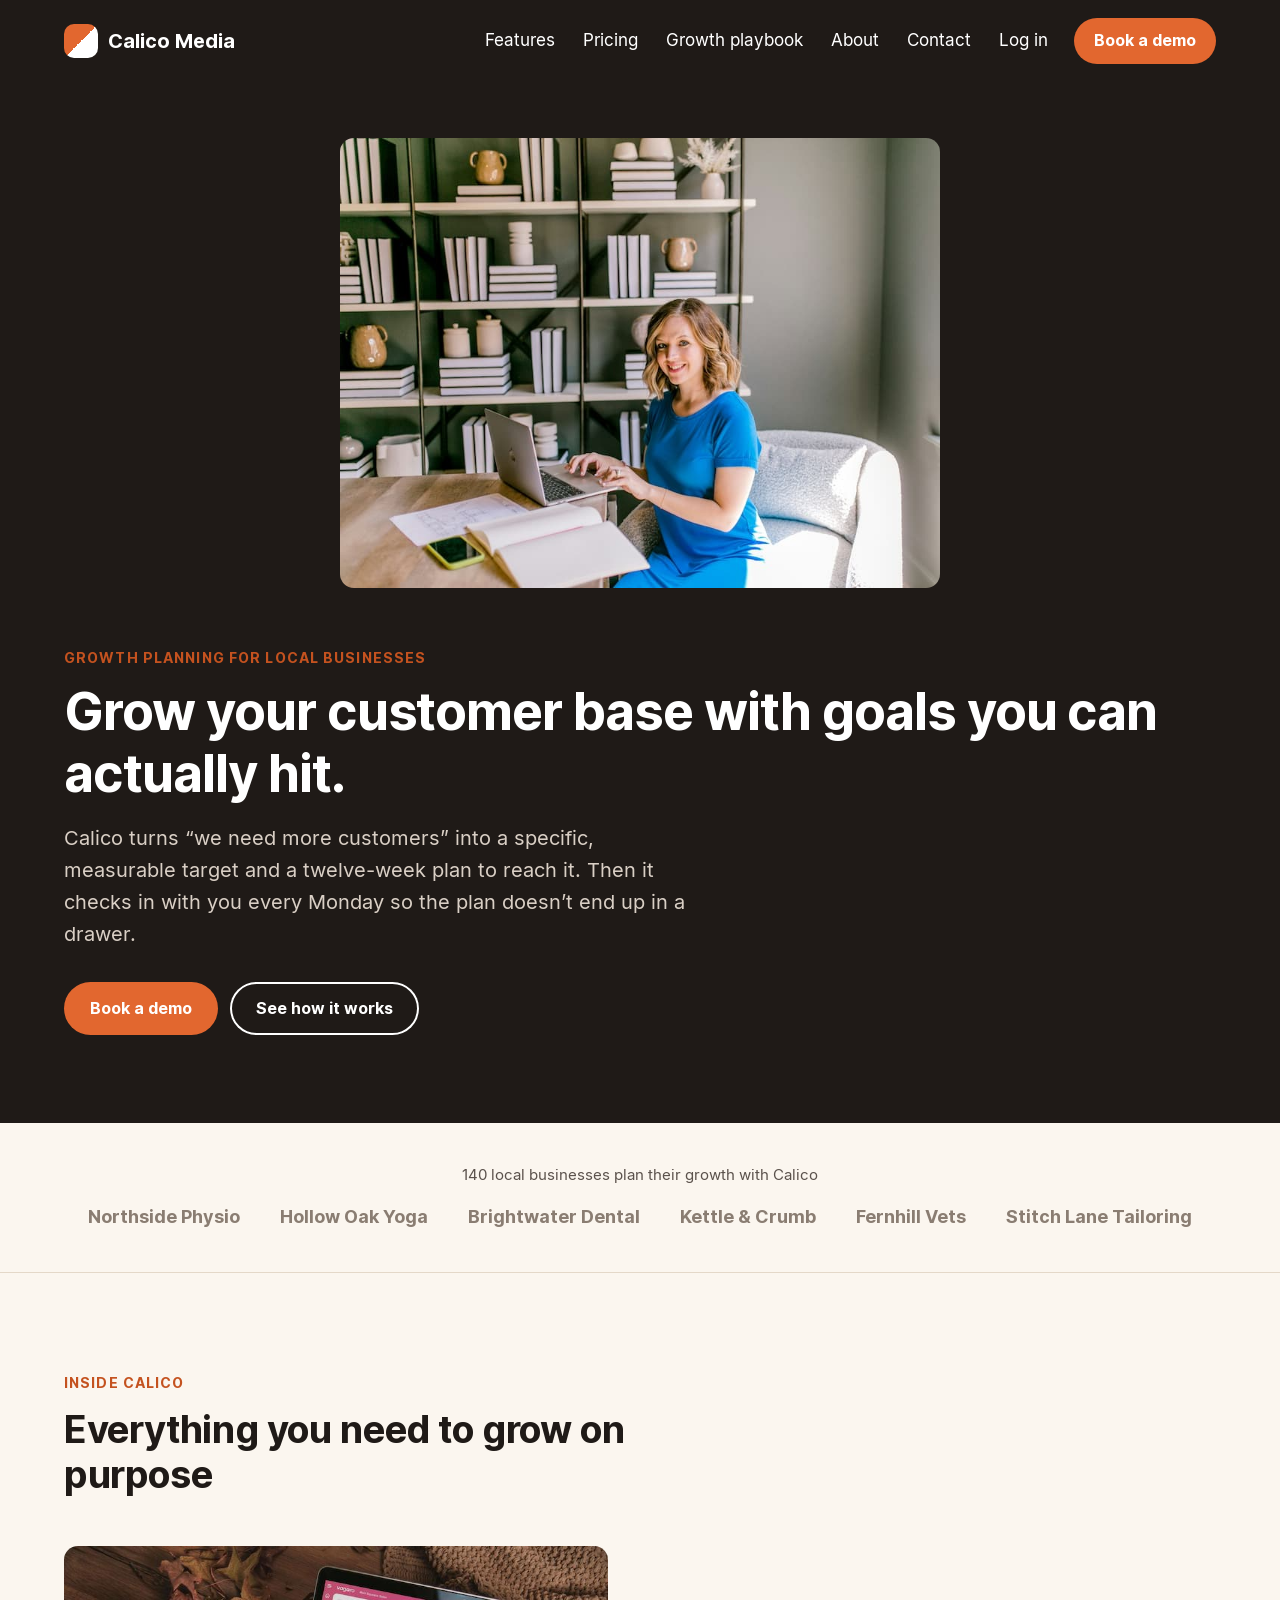
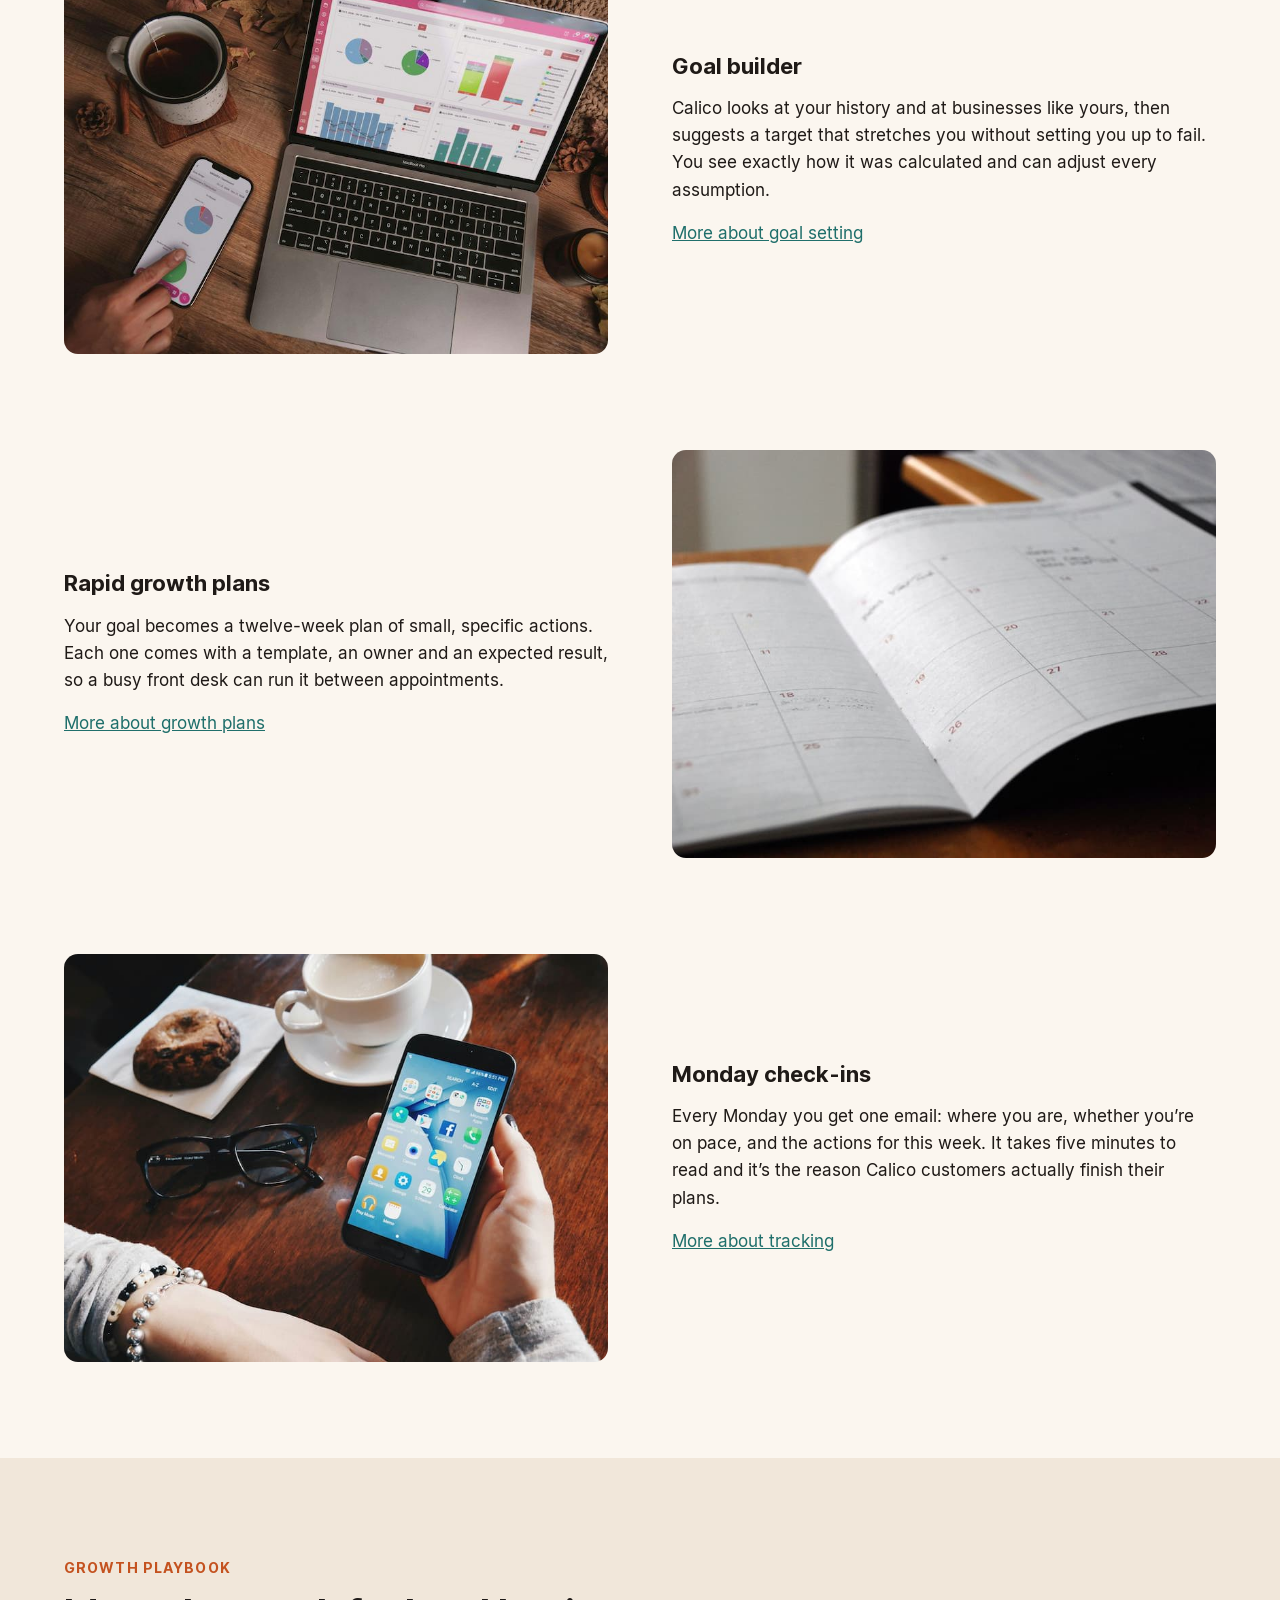
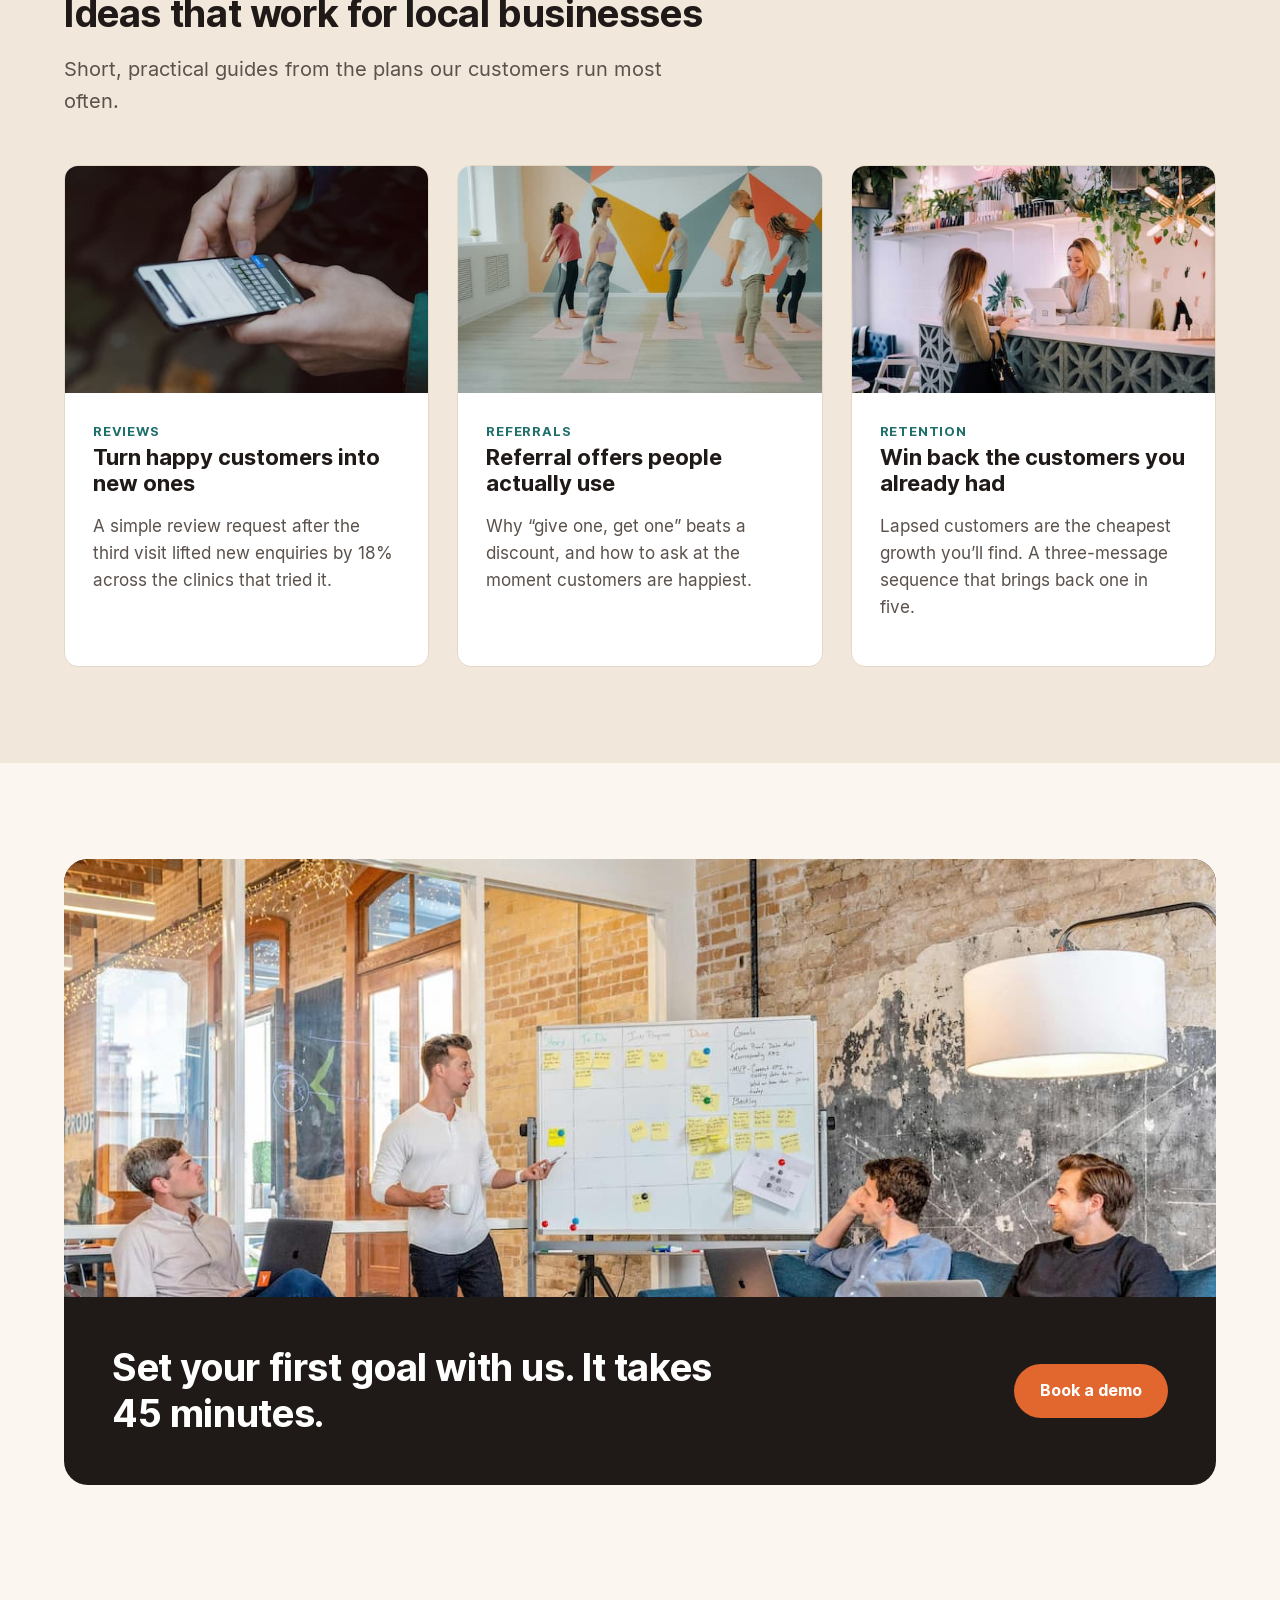
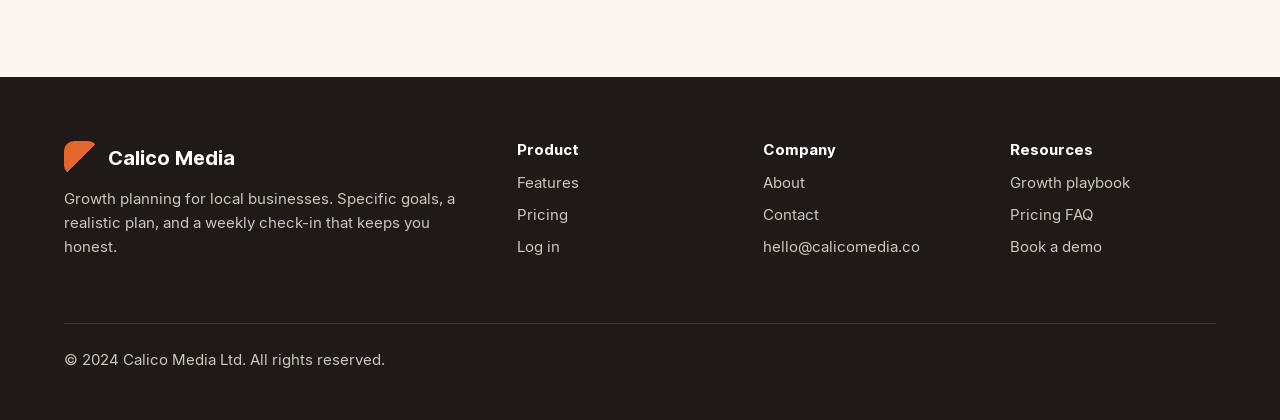
<file: public/index.html>
<!DOCTYPE html>
<html lang="en">
<head>
  <meta charset="utf-8">
  <meta name="viewport" content="width=device-width, initial-scale=1">
  <title>Calico Media | Growth planning for local businesses</title>
  <meta name="description" content="Calico helps local businesses grow their customer base with specific, measurable, realistic goals and a rapid growth plan you can run every week.">
  
  <link rel="stylesheet" href="css/styles.css">
</head>
<body>
  <header class="site-header site-header--home">
    <div class="container">
      <a class="logo" href="index.html"><span class="logo-mark"></span>Calico Media</a>
      <nav aria-label="Main">
        <ul class="nav-links">
          <li><a href="features.html">Features</a></li>
          <li><a href="pricing.html">Pricing</a></li>
          <li><a href="#playbook">Growth playbook</a></li>
          <li><a href="about.html">About</a></li>
          <li><a href="contact.html">Contact</a></li>
          <li><a href="https://app.calicomedia.co/login">Log in</a></li>
          <li><a class="btn" href="contact.html">Book a demo</a></li>
        </ul>
      </nav>
    </div>
  </header>

  <main>
    <section class="hero">
      <div class="container hero-inner">
        <div class="hero-text">
          <span class="eyebrow">Growth planning for local businesses</span>
          <h1>Grow your customer base with goals you can actually hit.</h1>
          <p class="lead">Calico turns &ldquo;we need more customers&rdquo; into a specific, measurable target and a twelve-week plan to reach it. Then it checks in with you every Monday so the plan doesn&rsquo;t end up in a drawer.</p>
          <div class="hero-actions">
            <a class="btn" href="contact.html">Book a demo</a>
            <a class="btn btn--ghost" href="features.html">See how it works</a>
          </div>
        </div>
        <div class="hero-media">
          <img class="hero-image" 
                  src="images/hero-weekly-plan-768.jpg"
                  srcset="
                  images/hero-weekly-plan-480.jpg 480w,
                  images/hero-weekly-plan-768.jpg 768w,
                  images/hero-weekly-plan-1200.jpg 1200w
                  "
                  sizes="
                  (max-width: 480px) 100vw,
                  (max-width: 768px) 100vw,
                  600px"
          alt="A business owner at her desk with a laptop and an open planner">
        </div>
      </div>
    </section>

    <section class="trust">
      <div class="container">
        <p>140 local businesses plan their growth with Calico</p>
        <ul class="trust-list">
          <li>Northside Physio</li>
          <li>Hollow Oak Yoga</li>
          <li>Brightwater Dental</li>
          <li>Kettle &amp; Crumb</li>
          <li>Fernhill Vets</li>
          <li>Stitch Lane Tailoring</li>
        </ul>
      </div>
    </section>

    <section class="section">
      <div class="container">
        <div class="section-intro">
          <span class="eyebrow">Inside Calico</span>
          <h2>Everything you need to grow on purpose</h2>
        </div>

        <div class="feature-row">
          <div class="feature-media">
            <img  src="images/feature-goal-builder-768.jpg"
                  srcset="
                  images/feature-goal-builder-480.jpg 480w,
                  images/feature-goal-builder-768.jpg 768w,
                  images/feature-goal-builder-1200.jpg 1200w
                  "
                  sizes="
                  (max-width: 480px) 100vw,
                  (max-width: 768px) 100vw,
                  600px
                  " alt="Growth charts on a laptop and phone beside a cup of tea"
                  loading="lazy">
          </div>
          <div>
            <h3>Goal builder</h3>
            <p>Calico looks at your history and at businesses like yours, then suggests a target that stretches you without setting you up to fail. You see exactly how it was calculated and can adjust every assumption.</p>
            <a href="features.html">More about goal setting</a>
          </div>
        </div>

        <div class="feature-row feature-row--reverse">
          <div class="feature-media">
            <img  src="images/feature-growth-plan-768.jpg"
                  srcset="
                  images/feature-growth-plan-480.jpg 480w,
                  images/feature-growth-plan-768.jpg 768w,
                  images/feature-growth-plan-1200.jpg 1200w
                  "
                  sizes="
                  (max-width: 480px) 100vw,
                  (max-width: 768px) 100vw,
                  600px"
                  alt="An open planner showing the weeks ahead"
                  loading="lazy">
          </div>
          <div>
            <h3>Rapid growth plans</h3>
            <p>Your goal becomes a twelve-week plan of small, specific actions. Each one comes with a template, an owner and an expected result, so a busy front desk can run it between appointments.</p>
            <a href="features.html">More about growth plans</a>
          </div>
        </div>

        <div class="feature-row">
          <div class="feature-media">
            <img src="images/feature-monday-checkin-768.jpg"
                  srcset="
                  images/feature-monday-checkin-480.jpg 480w,
                  images/feature-monday-checkin-768.jpg 768w,
                  images/feature-monday-checkin-1200.jpg 1200w
                  "
                  sizes="
                  (max-width: 480px) 100vw,
                  (max-width: 768px) 100vw,
                  600px"
                  alt="Checking a phone over coffee on a Monday morning"
                  loading="lazy">
          </div>
          <div>
            <h3>Monday check-ins</h3>
            <p>Every Monday you get one email: where you are, whether you&rsquo;re on pace, and the actions for this week. It takes five minutes to read and it&rsquo;s the reason Calico customers actually finish their plans.</p>
            <a href="features.html">More about tracking</a>
          </div>
        </div>
      </div>
    </section>

    <section class="section section--sand" id="playbook">
      <div class="container">
        <div class="section-intro">
          <span class="eyebrow">Growth playbook</span>
          <h2>Ideas that work for local businesses</h2>
          <p class="lead">Short, practical guides from the plans our customers run most often.</p>
        </div>
        <div class="playbook-grid">
          <article class="card">
            <img src="images/playbook-reviews-768.jpg"
                  srcset="
                  images/playbook-reviews-480.jpg 480w,
                  images/playbook-reviews-768.jpg 768w,
                  images/playbook-reviews-1200.jpg 1200w
                  "
                  sizes="
                  (max-width: 480px) 100vw,
                  (max-width: 768px) 100vw,
                  400px"
                  alt="A customer typing a review on their phone"
                  loading="lazy">
            <div class="card-body">
              <span class="card-tag">Reviews</span>
              <h3>Turn happy customers into new ones</h3>
              <p>A simple review request after the third visit lifted new enquiries by 18% across the clinics that tried it.</p>
            </div>
          </article>
          <article class="card">
            <img src="images/playbook-referrals-768.jpg"
                  srcset="
                  images/playbook-referrals-480.jpg 480w,
                  images/playbook-referrals-768.jpg 768w,
                  images/playbook-referrals-1200.jpg 1200w
                  "
                  sizes="
                  (max-width: 480px) 100vw,
                  (max-width: 768px) 100vw,
                  400px" 
                  alt="A group class stretching together in a yoga studio"
                  loading="lazy">
            <div class="card-body">
              <span class="card-tag">Referrals</span>
              <h3>Referral offers people actually use</h3>
              <p>Why &ldquo;give one, get one&rdquo; beats a discount, and how to ask at the moment customers are happiest.</p>
            </div>
          </article>
          <article class="card">
            <img src="images/playbook-rebooking-768.jpg"
                  srcset="
                  images/playbook-rebooking-480.jpg 480w,
                  images/playbook-rebooking-768.jpg 768w,
                  images/playbook-rebooking-1200.jpg 1200w
                  "
                  sizes="
                  (max-width: 480px) 100vw,
                  (max-width: 768px) 100vw,
                  400px" 
                  alt="A customer at the front desk booking her next visit"
                  loading="lazy">
            <div class="card-body">
              <span class="card-tag">Retention</span>
              <h3>Win back the customers you already had</h3>
              <p>Lapsed customers are the cheapest growth you&rsquo;ll find. A three-message sequence that brings back one in five.</p>
            </div>
          </article>
        </div>
      </div>
    </section>

    <section class="section">
      <div class="container">
        <div class="cta-band">
          <img loading="lazy"
                  src="images/team-workshop-768.jpg"
                  srcset="
                  images/team-workshop-480.jpg 480w,
                  images/team-workshop-768.jpg 768w,
                  images/team-workshop-1200.jpg 1200w
                  "
                  sizes="
                  (max-width: 480px) 100vw,
                  (max-width: 768px) 100vw,
                  1200px"
                  alt="The Calico Media team planning around a whiteboard">
          <div class="cta-body">
            <h2>Set your first goal with us. It takes 45 minutes.</h2>
            <a class="btn" href="contact.html">Book a demo</a>
          </div>
        </div>
      </div>
    </section>
  </main>

  <footer class="site-footer">
    <div class="container">
      <div class="footer-grid">
        <div>
          <a class="logo" href="index.html"><span class="logo-mark"></span>Calico Media</a>
          <p>Growth planning for local businesses. Specific goals, a realistic plan, and a weekly check-in that keeps you honest.</p>
        </div>
        <div>
          <h4>Product</h4>
          <ul>
            <li><a href="features.html">Features</a></li>
            <li><a href="pricing.html">Pricing</a></li>
            <li><a href="https://app.calicomedia.co/login">Log in</a></li>
          </ul>
        </div>
        <div>
          <h4>Company</h4>
          <ul>
            <li><a href="about.html">About</a></li>
            <li><a href="contact.html">Contact</a></li>
            <li><a href="mailto:hello@calicomedia.co">hello@calicomedia.co</a></li>
          </ul>
        </div>
        <div>
          <h4>Resources</h4>
          <ul>
            <li><a href="index.html#playbook">Growth playbook</a></li>
            <li><a href="pricing.html#faq">Pricing FAQ</a></li>
            <li><a href="contact.html">Book a demo</a></li>
          </ul>
        </div>
      </div>
      <div class="footer-bottom">
        <p>&copy; 2024 Calico Media Ltd. All rights reserved.</p>
      </div>
    </div>
  </footer>
</body>
</html>
</file>
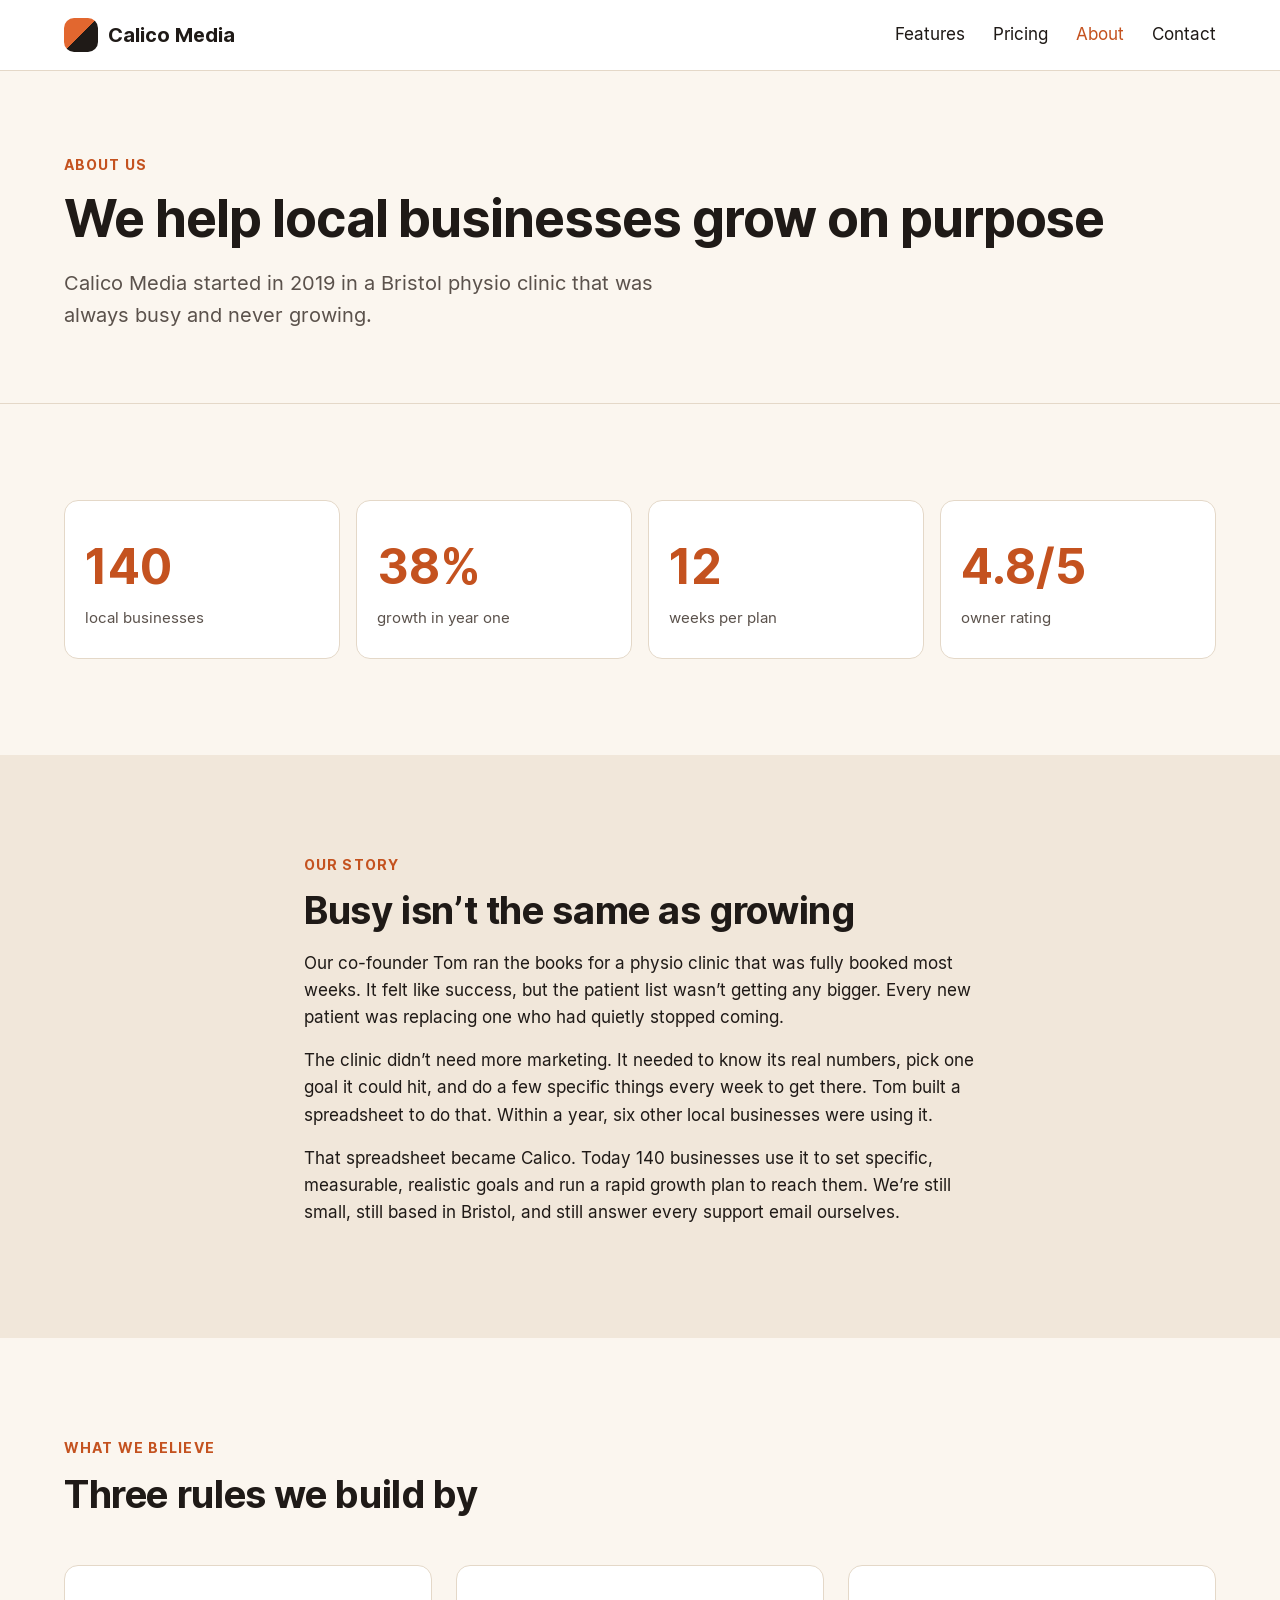
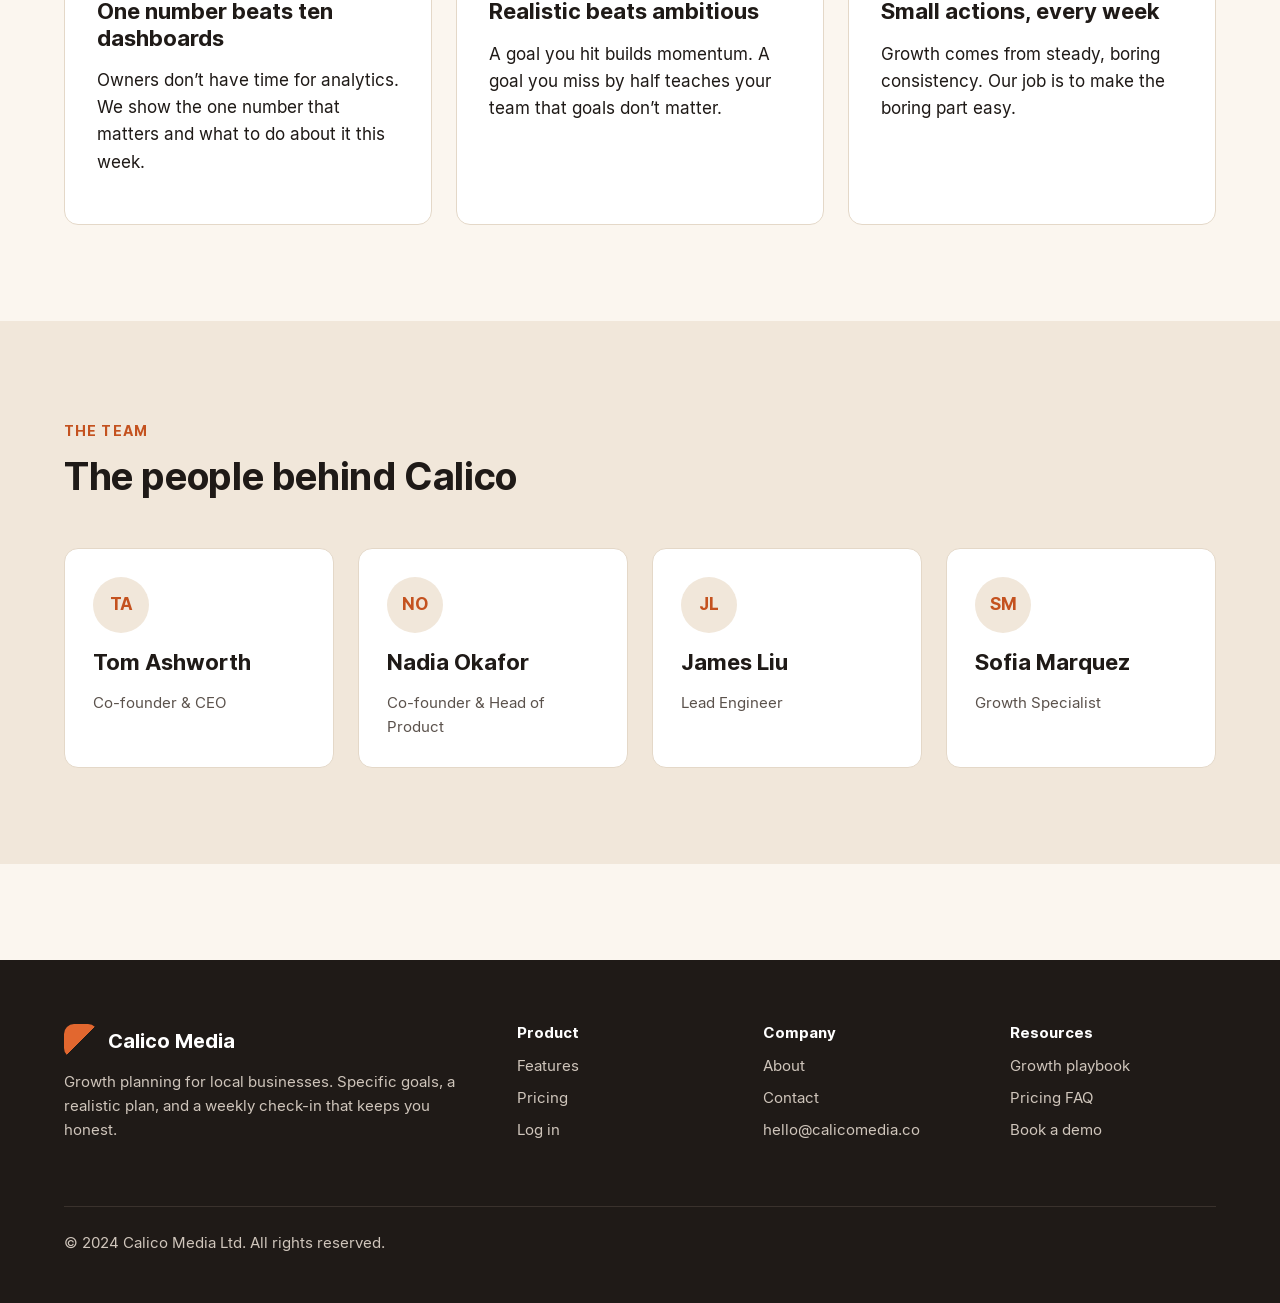
<file: public/about.html>
<!DOCTYPE html>
<html lang="en">
<head>
  <meta charset="utf-8">
  <meta name="viewport" content="width=device-width, initial-scale=1">
  <title>About | Calico Media</title>
  <meta name="description" content="Calico Media builds growth planning software for local businesses. Here is who we are and why we started.">
  
  <link rel="stylesheet" href="css/styles.css">
</head>
<body>
  <header class="site-header">
    <div class="container">
      <a class="logo" href="index.html"><span class="logo-mark"></span>Calico Media</a>
      <nav aria-label="Main">
        <ul class="nav-links">
          <li><a href="features.html">Features</a></li>
          <li><a href="pricing.html">Pricing</a></li>
          <li><a href="about.html" aria-current="page">About</a></li>
          <li><a href="contact.html">Contact</a></li>
        </ul>
      </nav>
    </div>
  </header>

  <main>
    <section class="page-header">
      <div class="container">
        <span class="eyebrow">About us</span>
        <h1>We help local businesses grow on purpose</h1>
        <p class="lead">Calico Media started in 2019 in a Bristol physio clinic that was always busy and never growing.</p>
      </div>
    </section>

    <section class="section">
      <div class="container">
        <div class="stats">
          <div class="stat">
            <span class="stat-number">140</span>
            <span class="stat-label">local businesses</span>
          </div>
          <div class="stat">
            <span class="stat-number">38%</span>
            <span class="stat-label">growth in year one</span>
          </div>
          <div class="stat">
            <span class="stat-number">12</span>
            <span class="stat-label">weeks per plan</span>
          </div>
          <div class="stat">
            <span class="stat-number">4.8/5</span>
            <span class="stat-label">owner rating</span>
          </div>
        </div>
      </div>
    </section>

    <section class="section section--sand">
      <div class="container prose">
        <span class="eyebrow">Our story</span>
        <h2>Busy isn&rsquo;t the same as growing</h2>
        <p>Our co-founder Tom ran the books for a physio clinic that was fully booked most weeks. It felt like success, but the patient list wasn&rsquo;t getting any bigger. Every new patient was replacing one who had quietly stopped coming.</p>
        <p>The clinic didn&rsquo;t need more marketing. It needed to know its real numbers, pick one goal it could hit, and do a few specific things every week to get there. Tom built a spreadsheet to do that. Within a year, six other local businesses were using it.</p>
        <p>That spreadsheet became Calico. Today 140 businesses use it to set specific, measurable, realistic goals and run a rapid growth plan to reach them. We&rsquo;re still small, still based in Bristol, and still answer every support email ourselves.</p>
      </div>
    </section>

    <section class="section">
      <div class="container">
        <div class="section-intro">
          <span class="eyebrow">What we believe</span>
          <h2>Three rules we build by</h2>
        </div>
        <div class="steps">
          <div class="step">
            <h3>One number beats ten dashboards</h3>
            <p>Owners don&rsquo;t have time for analytics. We show the one number that matters and what to do about it this week.</p>
          </div>
          <div class="step">
            <h3>Realistic beats ambitious</h3>
            <p>A goal you hit builds momentum. A goal you miss by half teaches your team that goals don&rsquo;t matter.</p>
          </div>
          <div class="step">
            <h3>Small actions, every week</h3>
            <p>Growth comes from steady, boring consistency. Our job is to make the boring part easy.</p>
          </div>
        </div>
      </div>
    </section>

    <section class="section section--sand">
      <div class="container">
        <div class="section-intro">
          <span class="eyebrow">The team</span>
          <h2>The people behind Calico</h2>
        </div>
        <div class="team-grid">
          <div class="person">
            <div class="avatar">TA</div>
            <h3>Tom Ashworth</h3>
            <p>Co-founder &amp; CEO</p>
          </div>
          <div class="person">
            <div class="avatar">NO</div>
            <h3>Nadia Okafor</h3>
            <p>Co-founder &amp; Head of Product</p>
          </div>
          <div class="person">
            <div class="avatar">JL</div>
            <h3>James Liu</h3>
            <p>Lead Engineer</p>
          </div>
          <div class="person">
            <div class="avatar">SM</div>
            <h3>Sofia Marquez</h3>
            <p>Growth Specialist</p>
          </div>
        </div>
      </div>
    </section>
  </main>

  <footer class="site-footer">
    <div class="container">
      <div class="footer-grid">
        <div>
          <a class="logo" href="index.html"><span class="logo-mark"></span>Calico Media</a>
          <p>Growth planning for local businesses. Specific goals, a realistic plan, and a weekly check-in that keeps you honest.</p>
        </div>
        <div>
          <h4>Product</h4>
          <ul>
            <li><a href="features.html">Features</a></li>
            <li><a href="pricing.html">Pricing</a></li>
            <li><a href="https://app.calicomedia.co/login">Log in</a></li>
          </ul>
        </div>
        <div>
          <h4>Company</h4>
          <ul>
            <li><a href="about.html">About</a></li>
            <li><a href="contact.html">Contact</a></li>
            <li><a href="mailto:hello@calicomedia.co">hello@calicomedia.co</a></li>
          </ul>
        </div>
        <div>
          <h4>Resources</h4>
          <ul>
            <li><a href="index.html#playbook">Growth playbook</a></li>
            <li><a href="pricing.html#faq">Pricing FAQ</a></li>
            <li><a href="contact.html">Book a demo</a></li>
          </ul>
        </div>
      </div>
      <div class="footer-bottom">
        <p>&copy; 2024 Calico Media Ltd. All rights reserved.</p>
      </div>
    </div>
  </footer>
</body>
</html>
</file>
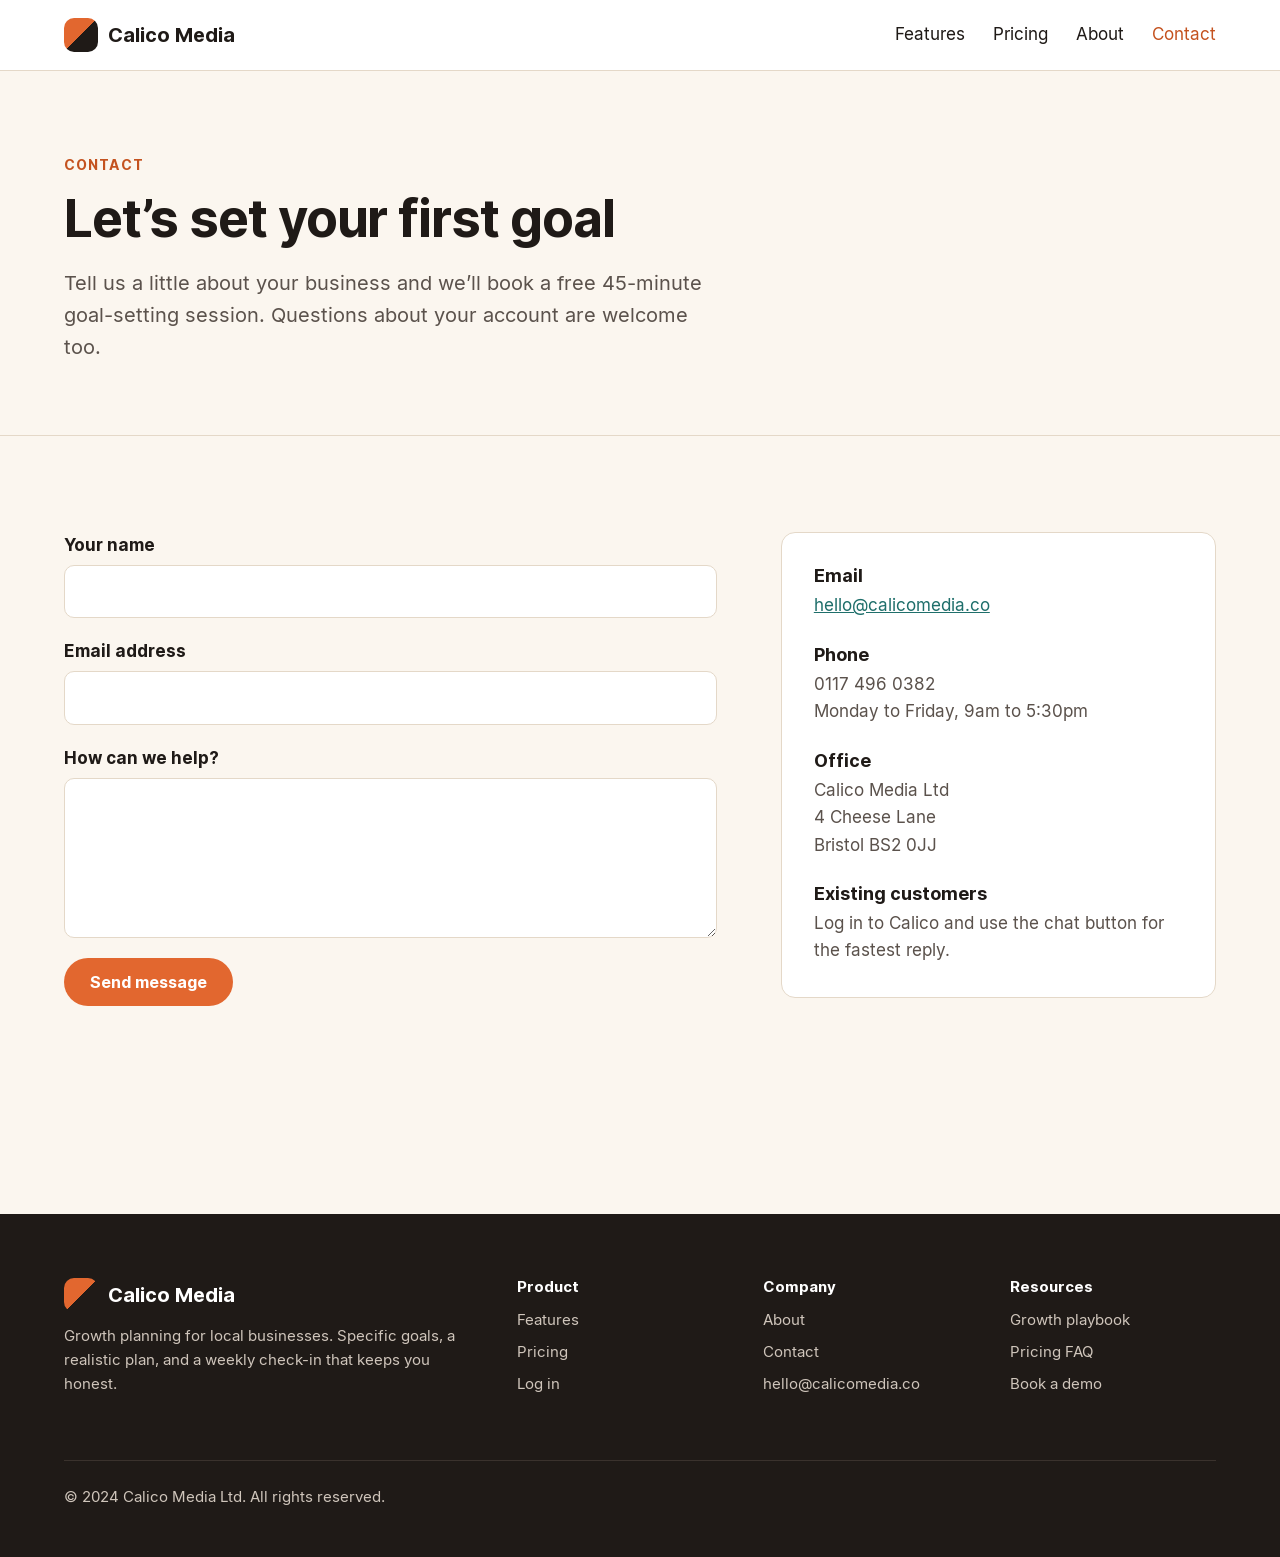
<file: public/contact.html>
<!DOCTYPE html>
<html lang="en">
<head>
  <meta charset="utf-8">
  <meta name="viewport" content="width=device-width, initial-scale=1">
  <title>Contact | Calico Media</title>
  <meta name="description" content="Book a demo or ask us a question. We reply within one business day.">
  <link rel="preconnect" href="https://fonts.googleapis.com">
  <link rel="preconnect" href="https://fonts.gstatic.com" crossorigin>
  <link href="https://fonts.googleapis.com/css2?family=Inter:wght@100;200;300;400;500;600;700;800;900&display=swap" rel="stylesheet">
  <link rel="stylesheet" href="css/styles.css">
</head>
<body>
  <header class="site-header">
    <div class="container">
      <a class="logo" href="index.html"><span class="logo-mark"></span>Calico Media</a>
      <nav aria-label="Main">
        <ul class="nav-links">
          <li><a href="features.html">Features</a></li>
          <li><a href="pricing.html">Pricing</a></li>
          <li><a href="about.html">About</a></li>
          <li><a href="contact.html" aria-current="page">Contact</a></li>
        </ul>
      </nav>
    </div>
  </header>

  <main>
    <section class="page-header">
      <div class="container">
        <span class="eyebrow">Contact</span>
        <h1>Let&rsquo;s set your first goal</h1>
        <p class="lead">Tell us a little about your business and we&rsquo;ll book a free 45-minute goal-setting session. Questions about your account are welcome too.</p>
      </div>
    </section>

    <section class="section">
      <div class="container contact-layout">
        <form class="contact-form" id="contact-form" action="/contact" method="post">
          <label for="name">Your name</label>
          <input type="text" id="name" name="name" required>

          <label for="email">Email address</label>
          <input type="email" id="email" name="email" required>

          <input type="text" id="dupe" name="dupe" style="display: none;" tabindex="-1" autocomplete="off">

          <label for="message">How can we help?</label>
          <textarea id="message" name="message" required></textarea>

          <button class="btn" type="submit">Send message</button>
          <p class="form-status" id="form-status" role="status"></p>
        </form>

        <aside class="contact-aside">
          <h3>Email</h3>
          <p><a href="mailto:hello@calicomedia.co">hello@calicomedia.co</a></p>
          <h3>Phone</h3>
          <p>0117 496 0382<br>Monday to Friday, 9am to 5:30pm</p>
          <h3>Office</h3>
          <p>Calico Media Ltd<br>4 Cheese Lane<br>Bristol BS2 0JJ</p>
          <h3>Existing customers</h3>
          <p>Log in to Calico and use the chat button for the fastest reply.</p>
        </aside>
      </div>
    </section>
  </main>

  <footer class="site-footer">
    <div class="container">
      <div class="footer-grid">
        <div>
          <a class="logo" href="index.html"><span class="logo-mark"></span>Calico Media</a>
          <p>Growth planning for local businesses. Specific goals, a realistic plan, and a weekly check-in that keeps you honest.</p>
        </div>
        <div>
          <h4>Product</h4>
          <ul>
            <li><a href="features.html">Features</a></li>
            <li><a href="pricing.html">Pricing</a></li>
            <li><a href="https://app.calicomedia.co/login">Log in</a></li>
          </ul>
        </div>
        <div>
          <h4>Company</h4>
          <ul>
            <li><a href="about.html">About</a></li>
            <li><a href="contact.html">Contact</a></li>
            <li><a href="mailto:hello@calicomedia.co">hello@calicomedia.co</a></li>
          </ul>
        </div>
        <div>
          <h4>Resources</h4>
          <ul>
            <li><a href="index.html#playbook">Growth playbook</a></li>
            <li><a href="pricing.html#faq">Pricing FAQ</a></li>
            <li><a href="contact.html">Book a demo</a></li>
          </ul>
        </div>
      </div>
      <div class="footer-bottom">
        <p>&copy; 2024 Calico Media Ltd. All rights reserved.</p>
      </div>
    </div>
  </footer>
  <script src="js/contact.js"></script>
</body>
</html>
</file>
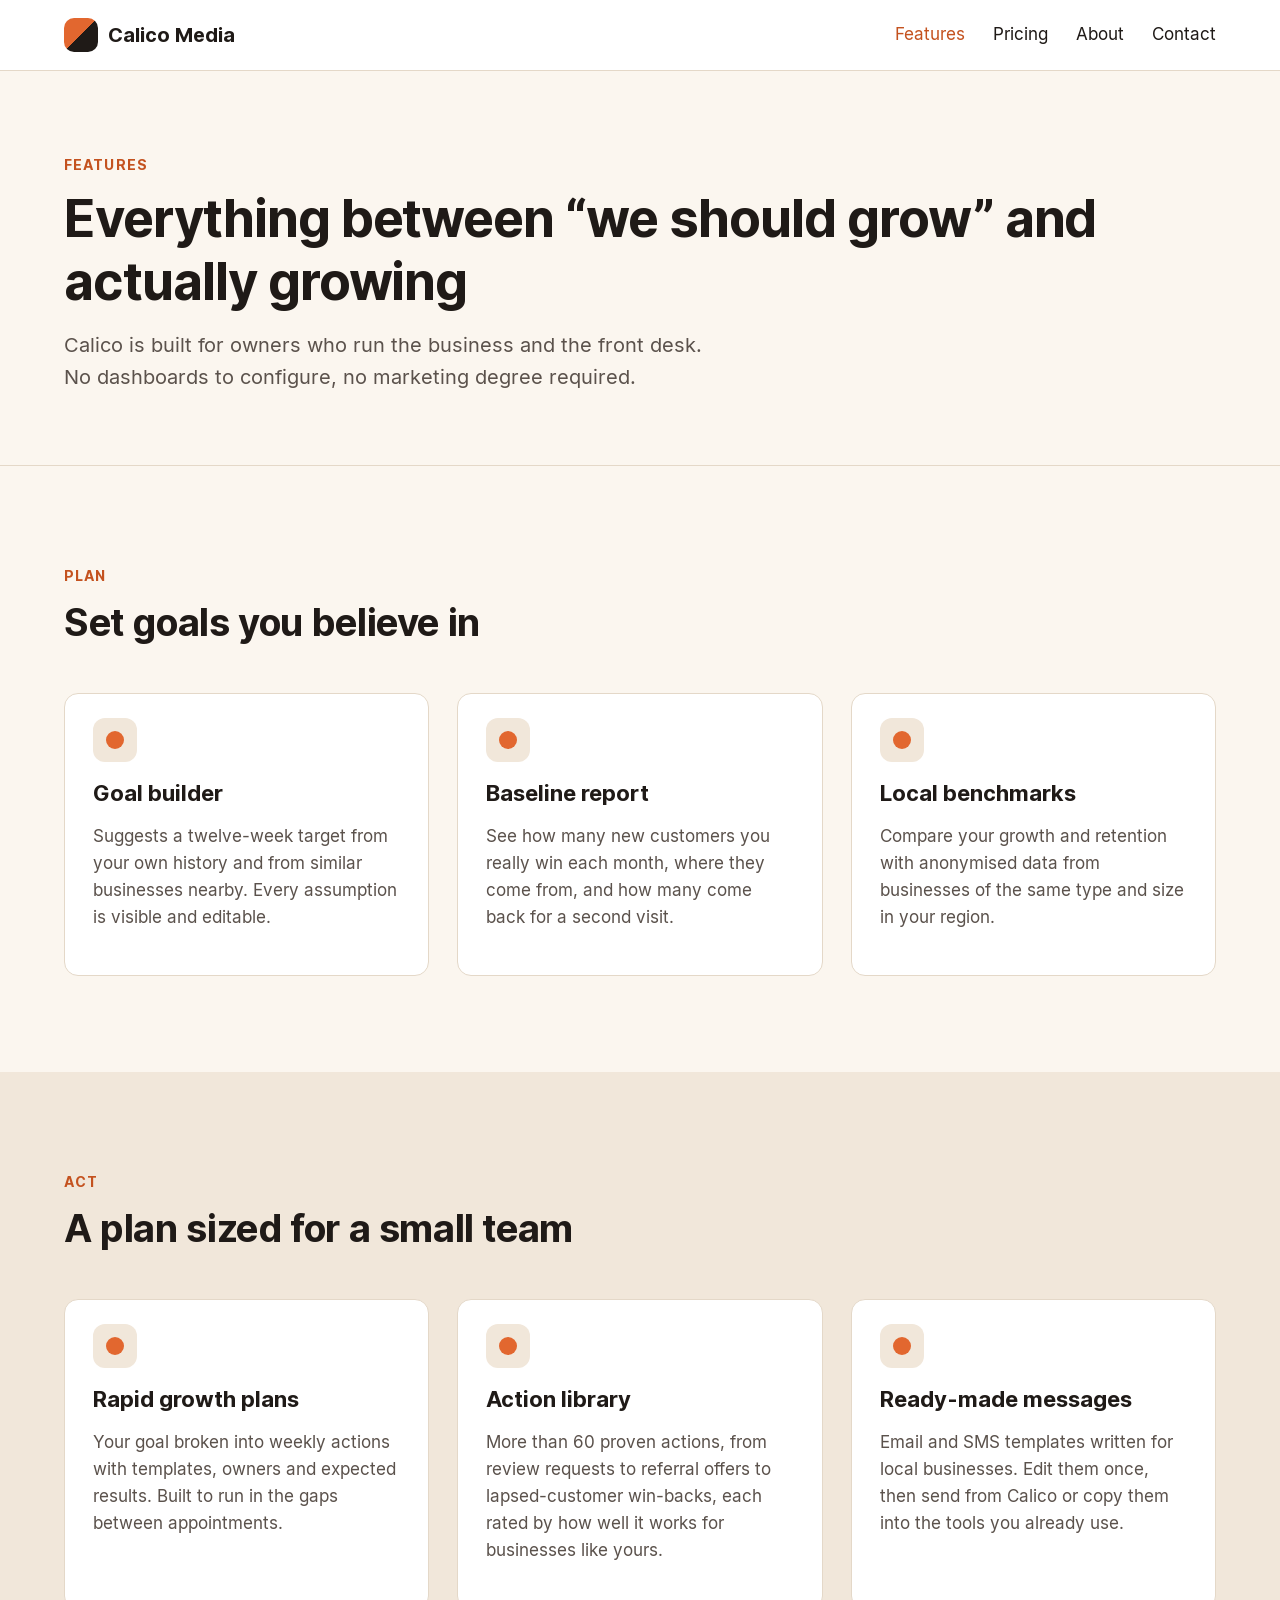
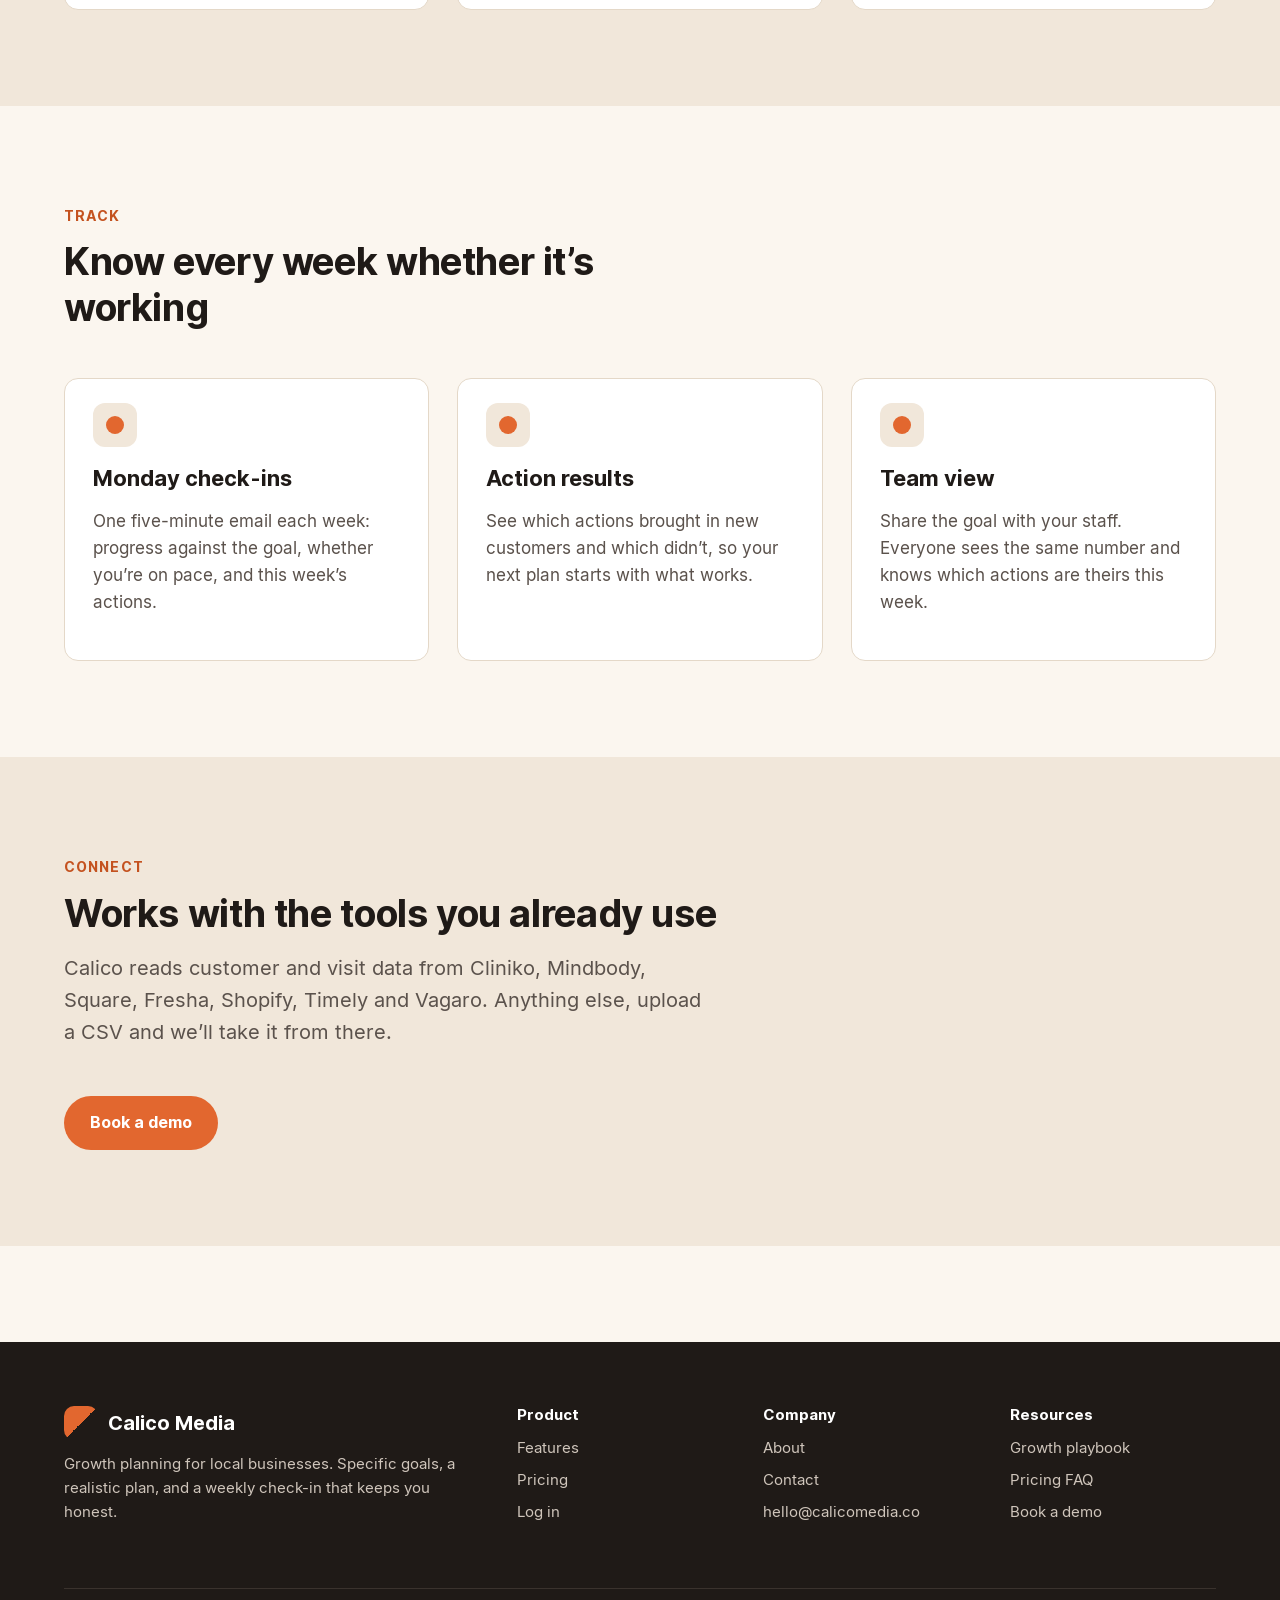
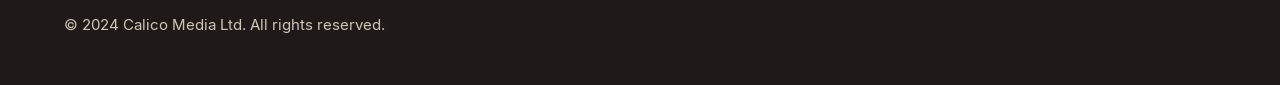
<file: public/features.html>
<!DOCTYPE html>
<html lang="en">
<head>
  <meta charset="utf-8">
  <meta name="viewport" content="width=device-width, initial-scale=1">
  <title>Features | Calico Media</title>
  <meta name="description" content="Goal builder, rapid growth plans, Monday check-ins and more. See everything Calico does to help local businesses grow.">
  
  <link rel="stylesheet" href="css/styles.css">
</head>
<body>
  <header class="site-header">
    <div class="container">
      <a class="logo" href="index.html"><span class="logo-mark"></span>Calico Media</a>
      <nav aria-label="Main">
        <ul class="nav-links">
          <li><a href="features.html" aria-current="page">Features</a></li>
          <li><a href="pricing.html">Pricing</a></li>
          <li><a href="about.html">About</a></li>
          <li><a href="contact.html">Contact</a></li>
        </ul>
      </nav>
    </div>
  </header>

  <main>
    <section class="page-header">
      <div class="container">
        <span class="eyebrow">Features</span>
        <h1>Everything between &ldquo;we should grow&rdquo; and actually growing</h1>
        <p class="lead">Calico is built for owners who run the business and the front desk. No dashboards to configure, no marketing degree required.</p>
      </div>
    </section>

    <section class="section">
      <div class="container">
        <div class="section-intro">
          <span class="eyebrow">Plan</span>
          <h2>Set goals you believe in</h2>
        </div>
        <div class="card-grid">
          <div class="card">
            <div class="card-body">
              <div class="icon-dot"></div>
              <h3>Goal builder</h3>
              <p>Suggests a twelve-week target from your own history and from similar businesses nearby. Every assumption is visible and editable.</p>
            </div>
          </div>
          <div class="card">
            <div class="card-body">
              <div class="icon-dot"></div>
              <h3>Baseline report</h3>
              <p>See how many new customers you really win each month, where they come from, and how many come back for a second visit.</p>
            </div>
          </div>
          <div class="card">
            <div class="card-body">
              <div class="icon-dot"></div>
              <h3>Local benchmarks</h3>
              <p>Compare your growth and retention with anonymised data from businesses of the same type and size in your region.</p>
            </div>
          </div>
        </div>
      </div>
    </section>

    <section class="section section--sand">
      <div class="container">
        <div class="section-intro">
          <span class="eyebrow">Act</span>
          <h2>A plan sized for a small team</h2>
        </div>
        <div class="card-grid">
          <div class="card">
            <div class="card-body">
              <div class="icon-dot"></div>
              <h3>Rapid growth plans</h3>
              <p>Your goal broken into weekly actions with templates, owners and expected results. Built to run in the gaps between appointments.</p>
            </div>
          </div>
          <div class="card">
            <div class="card-body">
              <div class="icon-dot"></div>
              <h3>Action library</h3>
              <p>More than 60 proven actions, from review requests to referral offers to lapsed-customer win-backs, each rated by how well it works for businesses like yours.</p>
            </div>
          </div>
          <div class="card">
            <div class="card-body">
              <div class="icon-dot"></div>
              <h3>Ready-made messages</h3>
              <p>Email and SMS templates written for local businesses. Edit them once, then send from Calico or copy them into the tools you already use.</p>
            </div>
          </div>
        </div>
      </div>
    </section>

    <section class="section">
      <div class="container">
        <div class="section-intro">
          <span class="eyebrow">Track</span>
          <h2>Know every week whether it&rsquo;s working</h2>
        </div>
        <div class="card-grid">
          <div class="card">
            <div class="card-body">
              <div class="icon-dot"></div>
              <h3>Monday check-ins</h3>
              <p>One five-minute email each week: progress against the goal, whether you&rsquo;re on pace, and this week&rsquo;s actions.</p>
            </div>
          </div>
          <div class="card">
            <div class="card-body">
              <div class="icon-dot"></div>
              <h3>Action results</h3>
              <p>See which actions brought in new customers and which didn&rsquo;t, so your next plan starts with what works.</p>
            </div>
          </div>
          <div class="card">
            <div class="card-body">
              <div class="icon-dot"></div>
              <h3>Team view</h3>
              <p>Share the goal with your staff. Everyone sees the same number and knows which actions are theirs this week.</p>
            </div>
          </div>
        </div>
      </div>
    </section>

    <section class="section section--sand">
      <div class="container">
        <div class="section-intro">
          <span class="eyebrow">Connect</span>
          <h2>Works with the tools you already use</h2>
          <p class="lead">Calico reads customer and visit data from Cliniko, Mindbody, Square, Fresha, Shopify, Timely and Vagaro. Anything else, upload a CSV and we&rsquo;ll take it from there.</p>
        </div>
        <a class="btn" href="contact.html">Book a demo</a>
      </div>
    </section>
  </main>

  <footer class="site-footer">
    <div class="container">
      <div class="footer-grid">
        <div>
          <a class="logo" href="index.html"><span class="logo-mark"></span>Calico Media</a>
          <p>Growth planning for local businesses. Specific goals, a realistic plan, and a weekly check-in that keeps you honest.</p>
        </div>
        <div>
          <h4>Product</h4>
          <ul>
            <li><a href="features.html">Features</a></li>
            <li><a href="pricing.html">Pricing</a></li>
            <li><a href="https://app.calicomedia.co/login">Log in</a></li>
          </ul>
        </div>
        <div>
          <h4>Company</h4>
          <ul>
            <li><a href="about.html">About</a></li>
            <li><a href="contact.html">Contact</a></li>
            <li><a href="mailto:hello@calicomedia.co">hello@calicomedia.co</a></li>
          </ul>
        </div>
        <div>
          <h4>Resources</h4>
          <ul>
            <li><a href="index.html#playbook">Growth playbook</a></li>
            <li><a href="pricing.html#faq">Pricing FAQ</a></li>
            <li><a href="contact.html">Book a demo</a></li>
          </ul>
        </div>
      </div>
      <div class="footer-bottom">
        <p>&copy; 2024 Calico Media Ltd. All rights reserved.</p>
      </div>
    </div>
  </footer>
</body>
</html>
</file>
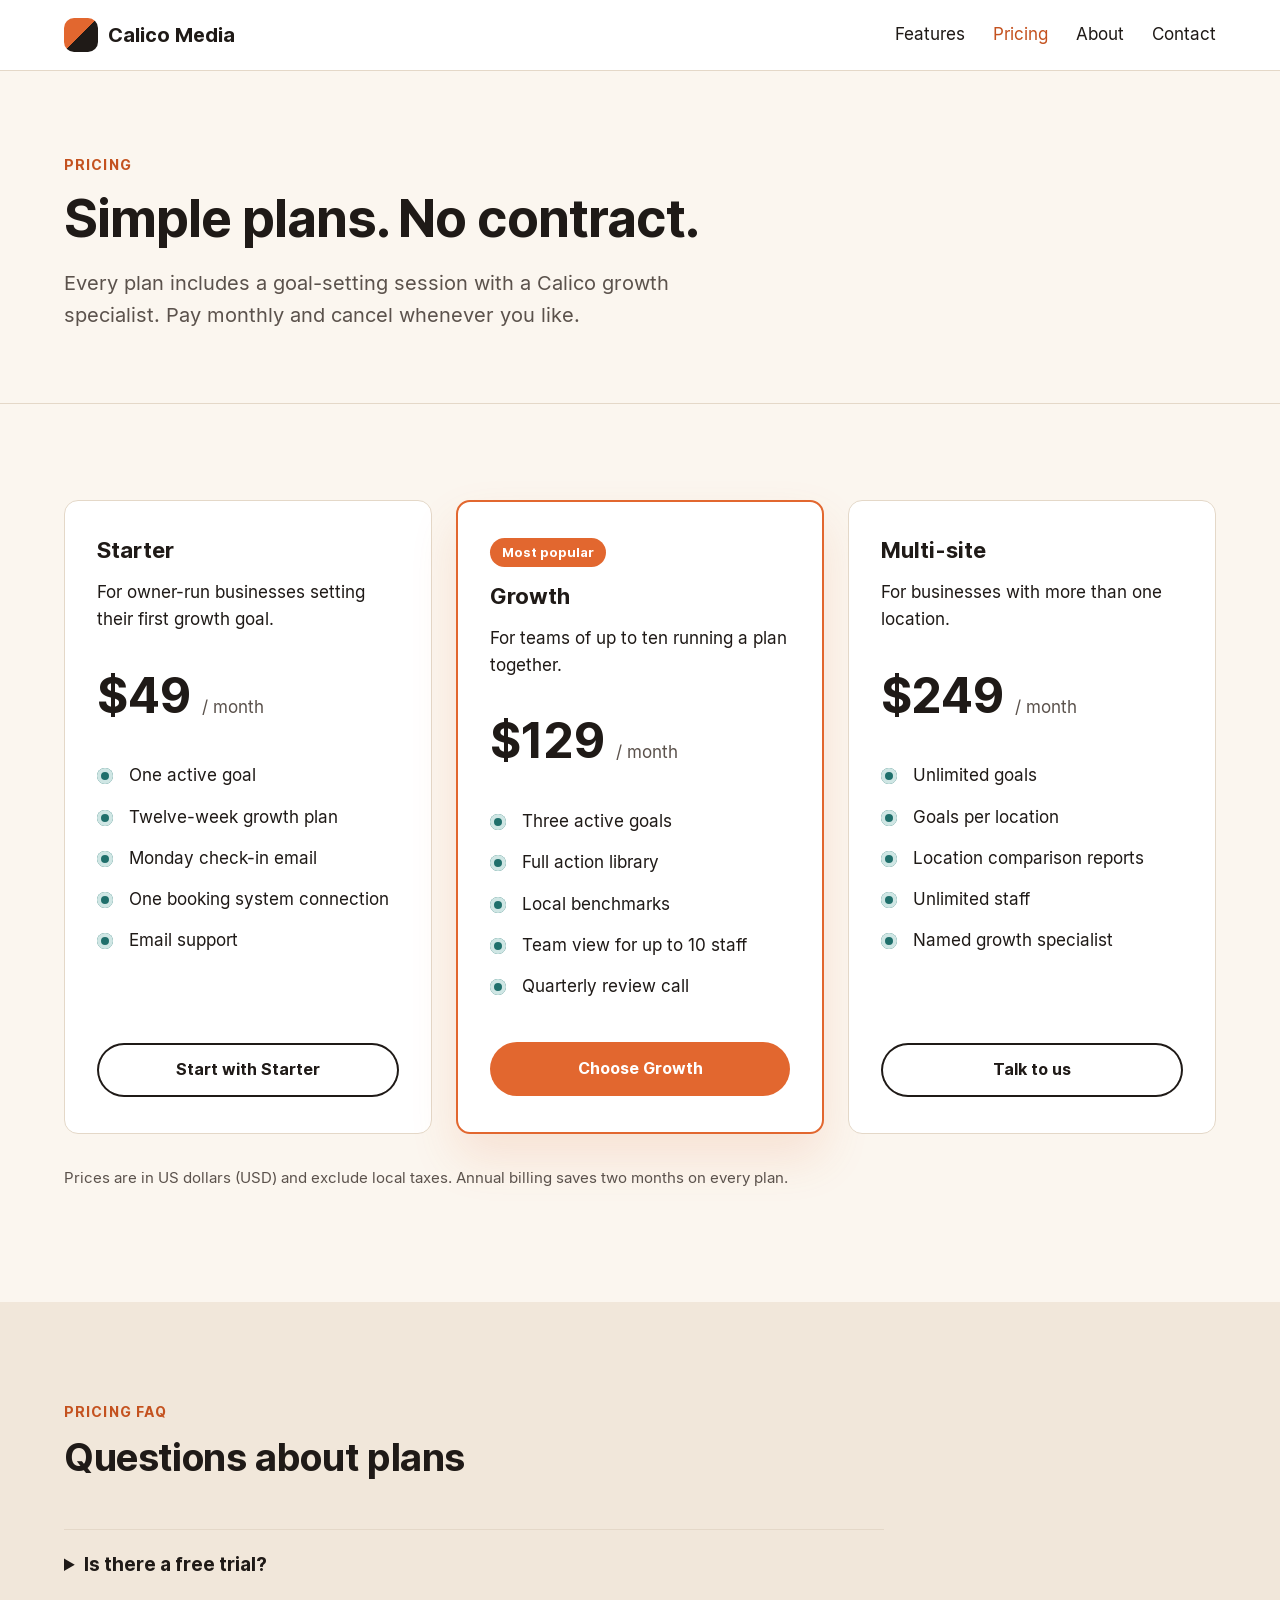
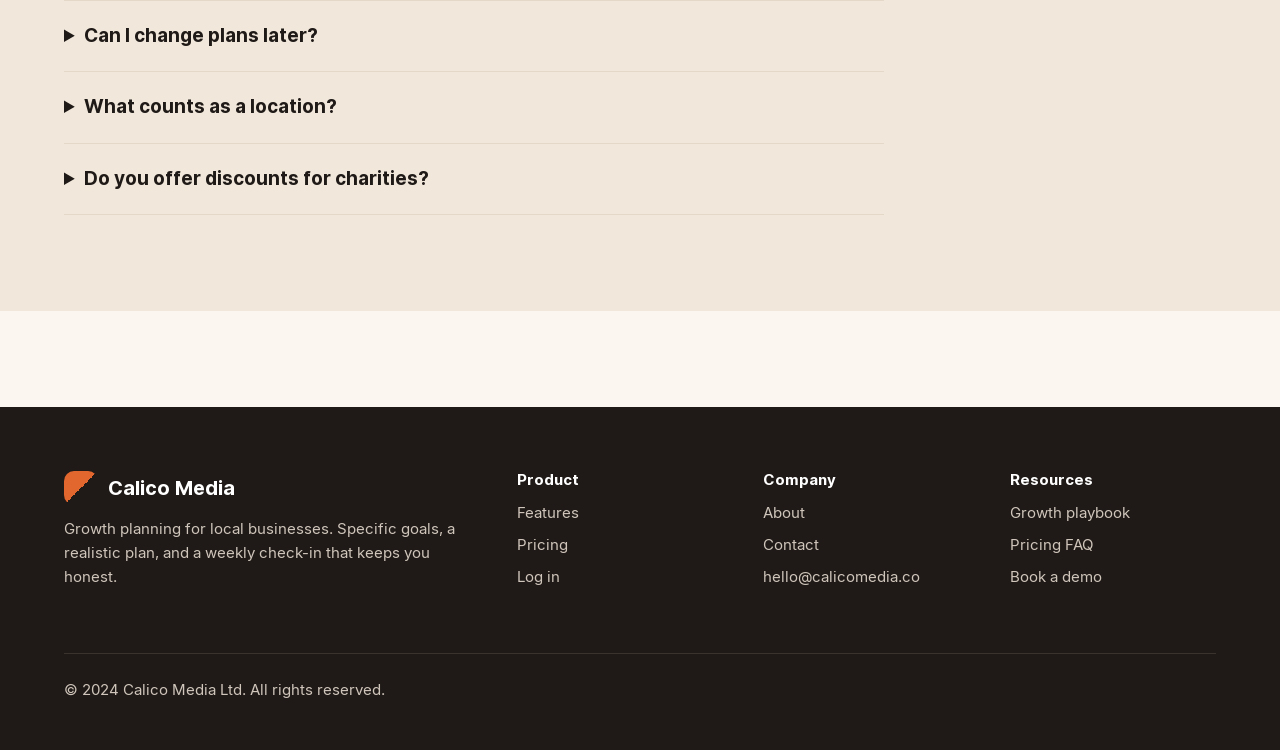
<file: public/pricing.html>
<!DOCTYPE html>
<html lang="en">
<head>
  <meta charset="utf-8">
  <meta name="viewport" content="width=device-width, initial-scale=1">
  <title>Pricing | Calico Media</title>
  <meta name="description" content="Simple monthly plans for local businesses. No contract, cancel any time.">
  
  <link rel="stylesheet" href="css/styles.css">
</head>
<body>
  <header class="site-header">
    <div class="container">
      <a class="logo" href="index.html"><span class="logo-mark"></span>Calico Media</a>
      <nav aria-label="Main">
        <ul class="nav-links">
          <li><a href="features.html">Features</a></li>
          <li><a href="pricing.html" aria-current="page">Pricing</a></li>
          <li><a href="about.html">About</a></li>
          <li><a href="contact.html">Contact</a></li>
        </ul>
      </nav>
    </div>
  </header>

  <main>
    <section class="page-header">
      <div class="container">
        <span class="eyebrow">Pricing</span>
        <h1>Simple plans. No contract.</h1>
        <p class="lead">Every plan includes a goal-setting session with a Calico growth specialist. Pay monthly and cancel whenever you like.</p>
      </div>
    </section>

    <section class="section">
      <div class="container">
        <div class="pricing-grid">
          <div class="pricing-card">
            <h3>Starter</h3>
            <p>For owner-run businesses setting their first growth goal.</p>
            <p class="price">$49 <small>/ month</small></p>
            <ul class="check-list">
              <li>One active goal</li>
              <li>Twelve-week growth plan</li>
              <li>Monday check-in email</li>
              <li>One booking system connection</li>
              <li>Email support</li>
            </ul>
            <a class="btn btn--ghost" href="contact.html">Start with Starter</a>
          </div>
          <div class="pricing-card pricing-card--featured">
            <span class="plan-badge">Most popular</span>
            <h3>Growth</h3>
            <p>For teams of up to ten running a plan together.</p>
            <p class="price">$129 <small>/ month</small></p>
            <ul class="check-list">
              <li>Three active goals</li>
              <li>Full action library</li>
              <li>Local benchmarks</li>
              <li>Team view for up to 10 staff</li>
              <li>Quarterly review call</li>
            </ul>
            <a class="btn" href="contact.html">Choose Growth</a>
          </div>
          <div class="pricing-card">
            <h3>Multi-site</h3>
            <p>For businesses with more than one location.</p>
            <p class="price">$249 <small>/ month</small></p>
            <ul class="check-list">
              <li>Unlimited goals</li>
              <li>Goals per location</li>
              <li>Location comparison reports</li>
              <li>Unlimited staff</li>
              <li>Named growth specialist</li>
            </ul>
            <a class="btn btn--ghost" href="contact.html">Talk to us</a>
          </div>
        </div>
        <p class="pricing-note">Prices are in US dollars (USD) and exclude local taxes. Annual billing saves two months on every plan.</p>
      </div>
    </section>

    <section class="section section--sand" id="faq">
      <div class="container">
        <div class="section-intro">
          <span class="eyebrow">Pricing FAQ</span>
          <h2>Questions about plans</h2>
        </div>
        <div class="faq">
          <details>
            <summary>Is there a free trial?</summary>
            <p>Instead of a trial we run a free 45-minute goal-setting session. You leave with a real goal and a draft plan, whether or not you sign up.</p>
          </details>
          <details>
            <summary>Can I change plans later?</summary>
            <p>Yes. Upgrade or downgrade from your account settings and we&rsquo;ll adjust your next invoice.</p>
          </details>
          <details>
            <summary>What counts as a location?</summary>
            <p>Any site with its own booking calendar or till. Mobile businesses with one calendar count as one location.</p>
          </details>
          <details>
            <summary>Do you offer discounts for charities?</summary>
            <p>Registered charities and community interest companies get 30% off any plan. Mention it when you book your demo.</p>
          </details>
        </div>
      </div>
    </section>
  </main>

  <footer class="site-footer">
    <div class="container">
      <div class="footer-grid">
        <div>
          <a class="logo" href="index.html"><span class="logo-mark"></span>Calico Media</a>
          <p>Growth planning for local businesses. Specific goals, a realistic plan, and a weekly check-in that keeps you honest.</p>
        </div>
        <div>
          <h4>Product</h4>
          <ul>
            <li><a href="features.html">Features</a></li>
            <li><a href="pricing.html">Pricing</a></li>
            <li><a href="https://app.calicomedia.co/login">Log in</a></li>
          </ul>
        </div>
        <div>
          <h4>Company</h4>
          <ul>
            <li><a href="about.html">About</a></li>
            <li><a href="contact.html">Contact</a></li>
            <li><a href="mailto:hello@calicomedia.co">hello@calicomedia.co</a></li>
          </ul>
        </div>
        <div>
          <h4>Resources</h4>
          <ul>
            <li><a href="index.html#playbook">Growth playbook</a></li>
            <li><a href="pricing.html#faq">Pricing FAQ</a></li>
            <li><a href="contact.html">Book a demo</a></li>
          </ul>
        </div>
      </div>
      <div class="footer-bottom">
        <p>&copy; 2024 Calico Media Ltd. All rights reserved.</p>
      </div>
    </div>
  </footer>
</body>
</html>
</file>
<file: public/css/styles.css>
/* Calico Media marketing site */

:root {
  --ink: #1f1a17;
  --ink-soft: #5b524c;
  --cream: #fbf6ef;
  --sand: #f1e7da;
  --white: #ffffff;
  --orange: #e2672f;
  --orange-dark: #c4521f;
  --teal: #1f6f6b;
  --line: #e4d8c8;
  --radius: 14px;
}

*,
*::before,
*::after {
  box-sizing: border-box;
}

@font-face {
    font-family: 'Inter';
    src: url('../fonts/Inter-Regular.woff2') format('woff2');
    font-weight: 400; 
    font-style: normal;
}


@font-face {
    font-family: 'Inter';
    src: url('../fonts/Inter-Bold.woff2') format('woff2');
    font-weight: 700;
    font-style: normal;
}



body {
  max-width: 100%;
  overflow-x: hidden;
  padding: 0;
  margin: 0;
  font-family: 'Inter', sans-serif;
  font-weight: 400;
  font-size: 17px;
  line-height: 1.6;
  color: var(--ink);
  background: var(--cream);
}

h1,
h2,
h3,
h4 {
  font-family: 'Inter', sans-serif;
  font-weight: 700;
  line-height: 1.2;
  margin: 0 0 16px;
}

h1 {
  font-size: 52px;
  letter-spacing: -0.02em;
}

h2 {
  font-size: 38px;
  letter-spacing: -0.01em;
}

h3 {
  font-size: 22px;
}

p {
  margin: 0 0 16px;
}

a {
  color: var(--teal);
}

img {
  max-width: 100%;
  height: auto;
  display: block;
}

.container {
  
  max-width: 1200px;
  margin: 0 auto;
  padding: 0 24px;
}

.section {
  padding: 96px 0;
}

.section--sand {
  background: var(--sand);
}

.eyebrow {
  display: inline-block;
  font-size: 14px;
  font-weight: 700;
  letter-spacing: 0.08em;
  text-transform: uppercase;
  color: var(--orange-dark);
  margin-bottom: 12px;
}

.lead {
  font-size: 20px;
  color: var(--ink-soft);
  max-width: 640px;
}

.section-intro {
  max-width: 680px;
  margin-bottom: 48px;
}

.btn {
  display: inline-block;
  padding: 14px 26px;
  border-radius: 999px;
  background: var(--orange);
  color: var(--white);
  font-weight: 700;
  text-decoration: none;
  border: 0;
  font-size: 16px;
  font-family: inherit;
  cursor: pointer;
}

.btn:hover {
  background: var(--orange-dark);
}

.btn--ghost {
  background: transparent;
  color: inherit;
  box-shadow: inset 0 0 0 2px currentColor;
}

.btn--ghost:hover {
  background: rgba(255, 255, 255, 0.1);
}

/* Header */

.site-header {
  background: var(--white);
  border-bottom: 1px solid var(--line);
}

.site-header .container {
  display: flex;
  flex-wrap: wrap;
  align-items: center;
  justify-content: space-between;
  gap: 12px 32px;
  padding-top: 18px;
  padding-bottom: 18px;
}

.logo {
  display: flex;
  align-items: center;
  gap: 10px;
  flex-shrink: 0;
  font-size: 20px;
  font-weight: 700;
  color: var(--ink);
  text-decoration: none;
}

.logo-mark {
  width: 34px;
  height: 34px;
  border-radius: 10px;
  background: linear-gradient(135deg, var(--orange) 0%, var(--orange) 50%, var(--ink) 50%, var(--ink) 100%);
}

.nav-links {
  display: flex;
  flex-wrap: wrap;
  align-items: center;
  
  gap: 8px 28px;
  list-style: none;
  margin: 0;
  padding: 0;
}

.nav-links a {
  color: var(--ink);
  text-decoration: none;
  white-space: nowrap;
}

.nav-links a:hover,
.nav-links a[aria-current='page'] {
  color: var(--orange-dark);
}

.site-header--home {
  background: var(--ink);
  border-bottom: 0;
}

.site-header--home .logo,
.site-header--home .nav-links a {
  color: var(--white);
}

.site-header--home .logo-mark {
  background: linear-gradient(135deg, var(--orange) 0%, var(--orange) 50%, var(--white) 50%, var(--white) 100%);
}

.site-header--home .container {
  flex-wrap: wrap;
}

.site-header--home nav {
  min-width: 0;
}

.site-header--home .nav-links {
  flex-wrap: wrap;
  gap: 0;
}

.site-header--home .nav-links li {
  min-width: 0;
}

.site-header--home .nav-links a {
  display: block;
  padding: 0 14px;
  white-space: nowrap;
}

.site-header--home .nav-links li:last-child {
  flex-shrink: 0;
}

.site-header--home .nav-links .btn {
  margin-left: 12px;
  padding: 10px 20px;
}

/* Home hero */

.hero {
  background: var(--ink);
  color: var(--white);
  padding: 56px 0 88px;
}

.hero-inner {
  display: flex;
  align-items: center;
  gap: 56px;
  flex-direction: column-reverse;
}

.hero-text {
  flex: 1;
}

.hero-text .lead {
  color: #d9cfc5;
}

.hero-actions {
  display: flex;
  flex-wrap: wrap;
  gap: 12px;
  margin-top: 32px;
}

.hero-media {
  max-width: 600px;
  flex-shrink: 1;
  width: 100%;
}

.hero-image {
  width: 100%;
  aspect-ratio: 4 / 3;
  object-fit: cover;
  border-radius: var(--radius);
  display: block;
}

/* Trust strip */

.trust {
  padding: 40px 0;
  border-bottom: 1px solid var(--line);
  text-align: center;
}

.trust p {
  color: var(--ink-soft);
  font-size: 15px;
}

.trust-list {
  display: flex;
  flex-wrap: wrap;
  justify-content: center;
  gap: 12px 40px;
  list-style: none;
  margin: 0;
  padding: 0;
  font-weight: 700;
  font-size: 18px;
  color: #8a7d72;
}

/* Steps */

.steps {
  display: grid;
  grid-template-columns: repeat(auto-fit, minmax(240px, 1fr));
  gap: 24px;
}

.step {
  background: var(--white);
  border: 1px solid var(--line);
  border-radius: var(--radius);
  padding: 32px;
}

.step-number {
  display: inline-flex;
  align-items: center;
  justify-content: center;
  width: 40px;
  height: 40px;
  border-radius: 50%;
  background: var(--sand);
  color: var(--orange-dark);
  font-weight: 700;
  margin-bottom: 16px;
}

/* Check list */

.check-list {
  list-style: none;
  margin: 24px 0 0;
  padding: 0;
}

.check-list li {
  position: relative;
  padding-left: 32px;
  margin-bottom: 14px;
}

.check-list li::before {
  content: '';
  position: absolute;
  left: 0;
  top: 6px;
  width: 16px;
  height: 16px;
  border-radius: 50%;
  background: var(--teal);
  box-shadow: inset 0 0 0 4px #cfe6e4;
}

/* FAQ */

.faq {
  max-width: 820px;
}

.faq details {
  border-top: 1px solid var(--line);
  padding: 20px 0;
}

.faq details:last-child {
  border-bottom: 1px solid var(--line);
}

.faq summary {
  font-weight: 700;
  font-size: 19px;
  cursor: pointer;
}

.faq details p {
  margin-top: 12px;
  color: var(--ink-soft);
}

/* Feature rows */

.feature-row {
  display: grid;
  grid-template-columns: 1fr 1fr;
  gap: 64px;
  align-items: center;
  margin-bottom: 96px;
}

.feature-row:last-child {
  margin-bottom: 0;
}

.feature-row--reverse .feature-media {
  order: 2;
}

.feature-media img {
  display: block;
  width: 100%;
  aspect-ratio: 4 / 3;
  object-fit: cover;
  border-radius: var(--radius);
}

/* Playbook */

 .playbook-grid {
  display: grid;
  grid-template-columns: repeat(auto-fit, minmax(300px, 1fr));
  gap: 28px;
}


/* Card grid */

.card-grid {
  display: grid;
  grid-template-columns: repeat(3, 1fr);
  gap: 28px;
}

.card {
  background: var(--white);
  border: 1px solid var(--line);
  border-radius: var(--radius);
  overflow: hidden;
}

.card img {
  display: block;
  width: 100%;
  aspect-ratio: 16 / 10;
  object-fit: cover;
}

.card-body {
  padding: 24px 28px 28px;
}

.card-body p {
  color: var(--ink-soft);
}

.card-tag {
  font-size: 13px;
  font-weight: 700;
  text-transform: uppercase;
  letter-spacing: 0.06em;
  color: var(--teal);
}

.icon-dot {
  width: 44px;
  height: 44px;
  border-radius: 12px;
  background: var(--sand);
  margin-bottom: 18px;
  position: relative;
}

.icon-dot::after {
  content: '';
  position: absolute;
  inset: 13px;
  border-radius: 50%;
  background: var(--orange);
}

/* CTA band */

.cta-band {
  background: var(--ink);
  color: var(--white);
  border-radius: 24px;
  overflow: hidden;
}

.cta-band img {
  display: block;
  width: 100%;
  aspect-ratio: 21 / 8;
  object-fit: cover;
}

.cta-body {
  padding: 48px;
  display: flex;
  flex-wrap: wrap;
  align-items: center;
  justify-content: space-between;
  gap: 24px;
}

.cta-body h2 {
  margin: 0;
  max-width: 620px;
}

/* Page header (inner pages) */

.page-header {
  padding: 80px 0 56px;
  border-bottom: 1px solid var(--line);
}

/* Pricing */

.pricing-grid {
  display: grid;
  grid-template-columns: repeat(auto-fit, minmax(260px, 1fr));
  gap: 24px;
  align-items: stretch;
}

.pricing-card {
  background: var(--white);
  border: 1px solid var(--line);
  border-radius: var(--radius);
  padding: 36px 32px;
  display: flex;
  flex-direction: column;
}

.pricing-card--featured {
  border: 2px solid var(--orange);
  box-shadow: 0 24px 48px rgba(226, 103, 47, 0.14);
}

.plan-badge {
  align-self: flex-start;
  font-size: 13px;
  font-weight: 700;
  background: var(--orange);
  color: var(--white);
  border-radius: 999px;
  padding: 4px 12px;
  margin-bottom: 16px;
}

.price {
  font-size: 48px;
  font-weight: 700;
  margin: 8px 0 4px;
}

.price small {
  font-size: 17px;
  font-weight: 400;
  color: var(--ink-soft);
}

.pricing-card .check-list {
  flex: 1;
  margin-bottom: 28px;
}

.pricing-card .btn {
  text-align: center;
}

.pricing-note {
  margin-top: 32px;
  color: var(--ink-soft);
  font-size: 15px;
}

/* About */

.stats {
  display: grid;
  grid-template-columns: repeat(auto-fit, minmax(160px, 1fr));
  gap: 16px;
}

.stat {
  background: var(--white);
  border: 1px solid var(--line);
  border-radius: var(--radius);
  padding: 28px 20px;
}

.stat-number {
  display: block;
  font-size: 48px;
  font-weight: 700;
  color: var(--orange-dark);
}

.stat-label {
  display: block;
  font-size: 15px;
  color: var(--ink-soft);
}

.prose {
  max-width: 720px;
}

.team-grid {
  display: grid;
  grid-template-columns: repeat(auto-fit, minmax(220px, 1fr));
  gap: 24px;
}

.person {
  background: var(--white);
  border: 1px solid var(--line);
  border-radius: var(--radius);
  padding: 28px;
}

.avatar {
  width: 56px;
  height: 56px;
  border-radius: 50%;
  background: var(--sand);
  color: var(--orange-dark);
  display: flex;
  align-items: center;
  justify-content: center;
  font-weight: 700;
  margin-bottom: 16px;
}

.person p {
  color: var(--ink-soft);
  font-size: 15px;
  margin: 0;
}

/* Contact */

.contact-layout {
  display: grid;
  grid-template-columns: 3fr 2fr;
  gap: 64px;
}

.contact-form label {
  display: block;
  font-weight: 700;
  margin-bottom: 6px;
}

.contact-form input,
.contact-form textarea {
  display: block;
  width: 100%;
  font: inherit;
  padding: 12px 14px;
  border: 1px solid var(--line);
  border-radius: 10px;
  background: var(--white);
  margin-bottom: 20px;
}

.contact-form textarea {
  min-height: 160px;
  resize: vertical;
}

.form-status {
  margin-top: 16px;
  font-weight: 700;
}

.form-status--success {
  color: var(--teal);
}

.form-status--error {
  color: #b3261e;
}

.contact-aside {
  background: var(--white);
  border: 1px solid var(--line);
  border-radius: var(--radius);
  padding: 32px;
  align-self: start;
}

.contact-aside h3 {
  font-size: 18px;
  margin-top: 24px;
  margin-bottom: 6px;
}

.contact-aside h3:first-child {
  margin-top: 0;
}

.contact-aside p {
  color: var(--ink-soft);
  margin: 0;
}

/* Footer */

.site-footer {
  background: var(--ink);
  color: #cfc5bb;
  padding: 64px 0 32px;
  margin-top: 96px;
  font-size: 15px;
}

.footer-grid {
  display: grid;
  grid-template-columns: 2fr 1fr 1fr 1fr;
  gap: 40px;
}

.site-footer h4 {
  color: var(--white);
  font-size: 15px;
  margin-bottom: 12px;
}

.site-footer ul {
  list-style: none;
  margin: 0;
  padding: 0;
}

.site-footer li {
  margin-bottom: 8px;
}

.site-footer a {
  color: #cfc5bb;
  text-decoration: none;
}

.site-footer a:hover {
  color: var(--white);
}

.site-footer .logo {
  color: var(--white);
  margin-bottom: 12px;
}

.footer-bottom {
  border-top: 1px solid #3a322d;
  margin-top: 48px;
  padding-top: 24px;
}

@media (max-width: 950px) {
  .nav-links {
    
    gap: 15px;
    padding: 15px 20px;
  }
}

@media (max-width: 768px) {
  h1 {
    font-size: 40px;
  }

  h2 {
    font-size: 30px;
  }

  .section {
    padding: 64px 0;
  }

  .feature-row {
    grid-template-columns: 1fr;
    gap: 32px;
    margin-bottom: 64px;
  }

  .feature-row--reverse .feature-media {
    order: 0;
  }

  .card-grid {
    grid-template-columns: repeat(2, 1fr);
  }

  .contact-layout {
    grid-template-columns: 1fr;
    gap: 40px;
  }

  .footer-grid {
    grid-template-columns: 1fr 1fr;
  }
}

@media (max-width: 480px) {
  body {
    overflow-x: hidden;
  }


  
  h1 {
    font-size: 34px;
  }

  .card-grid {
    
    grid-template-columns: 1fr;
  }

  
  .cta-body {
    padding: 32px 24px;
  }

  .footer-grid {
    grid-template-columns: 1fr;
  }

}
</file>
